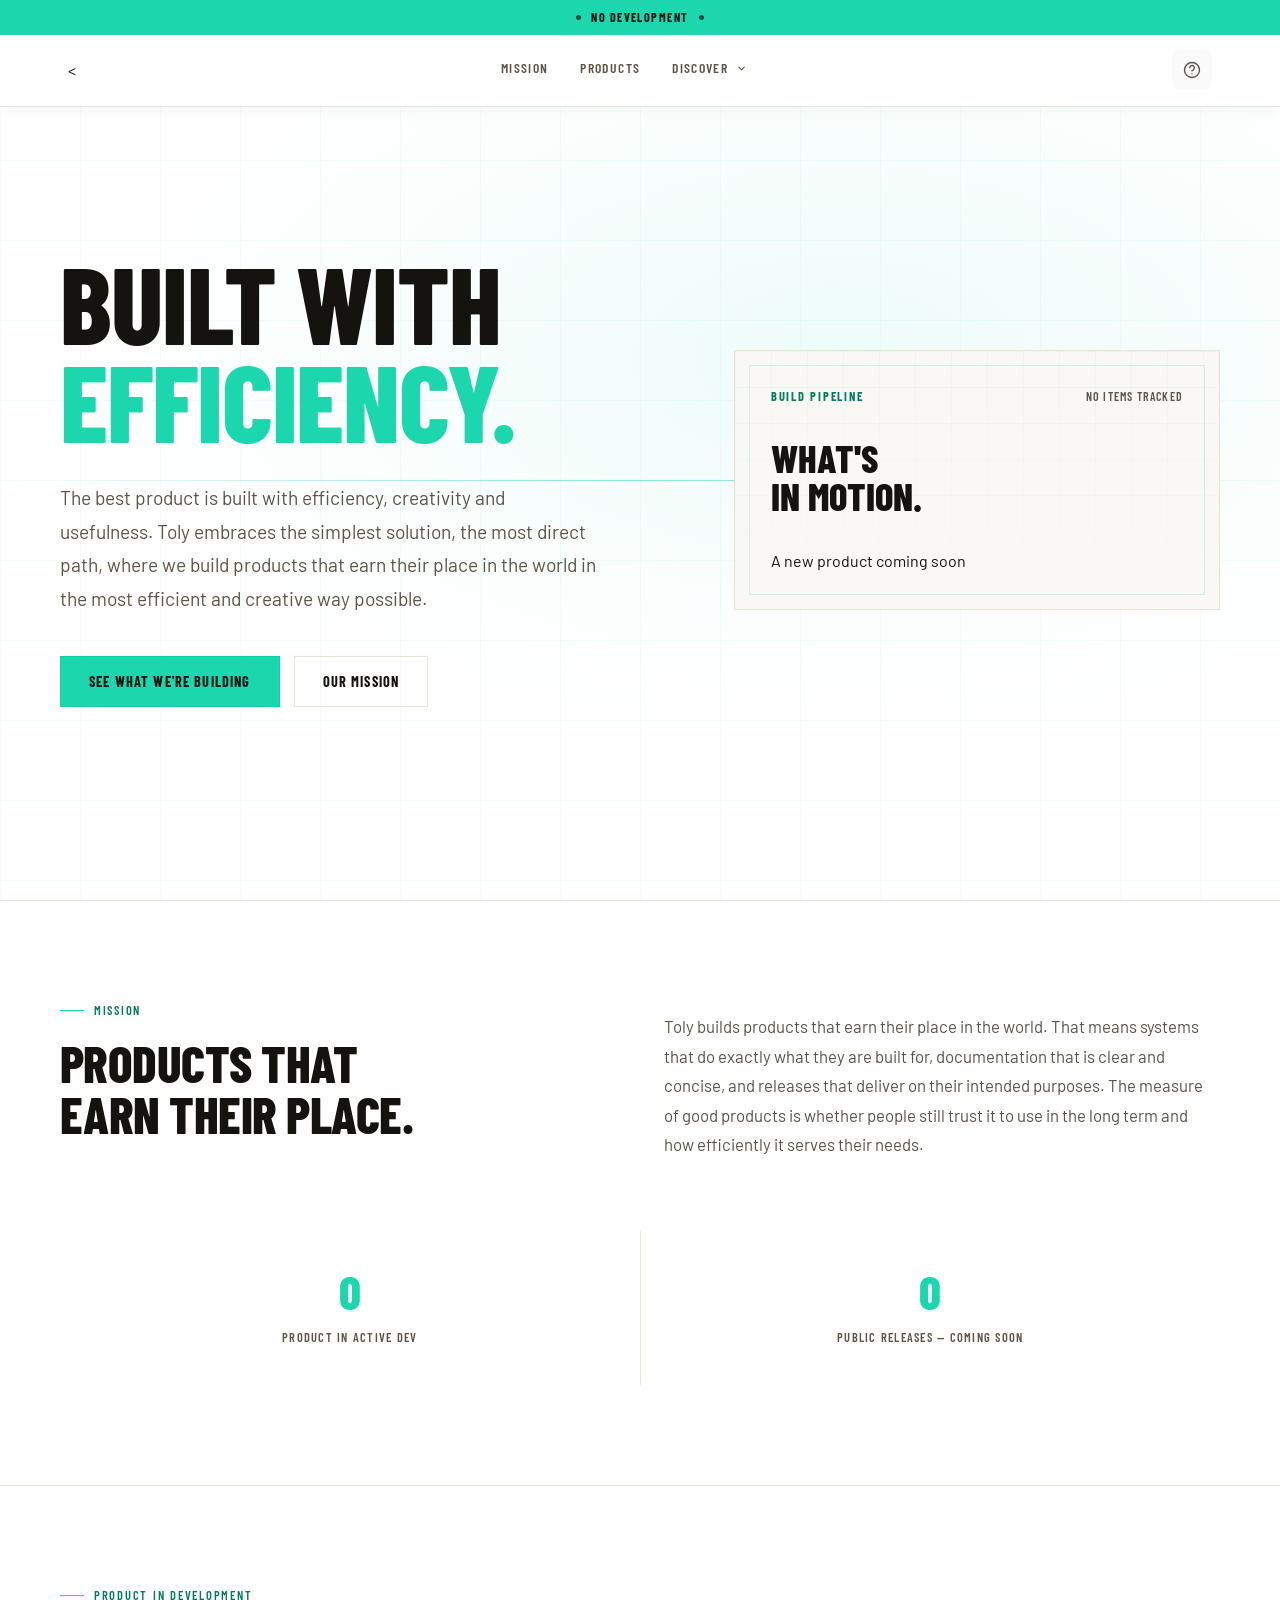
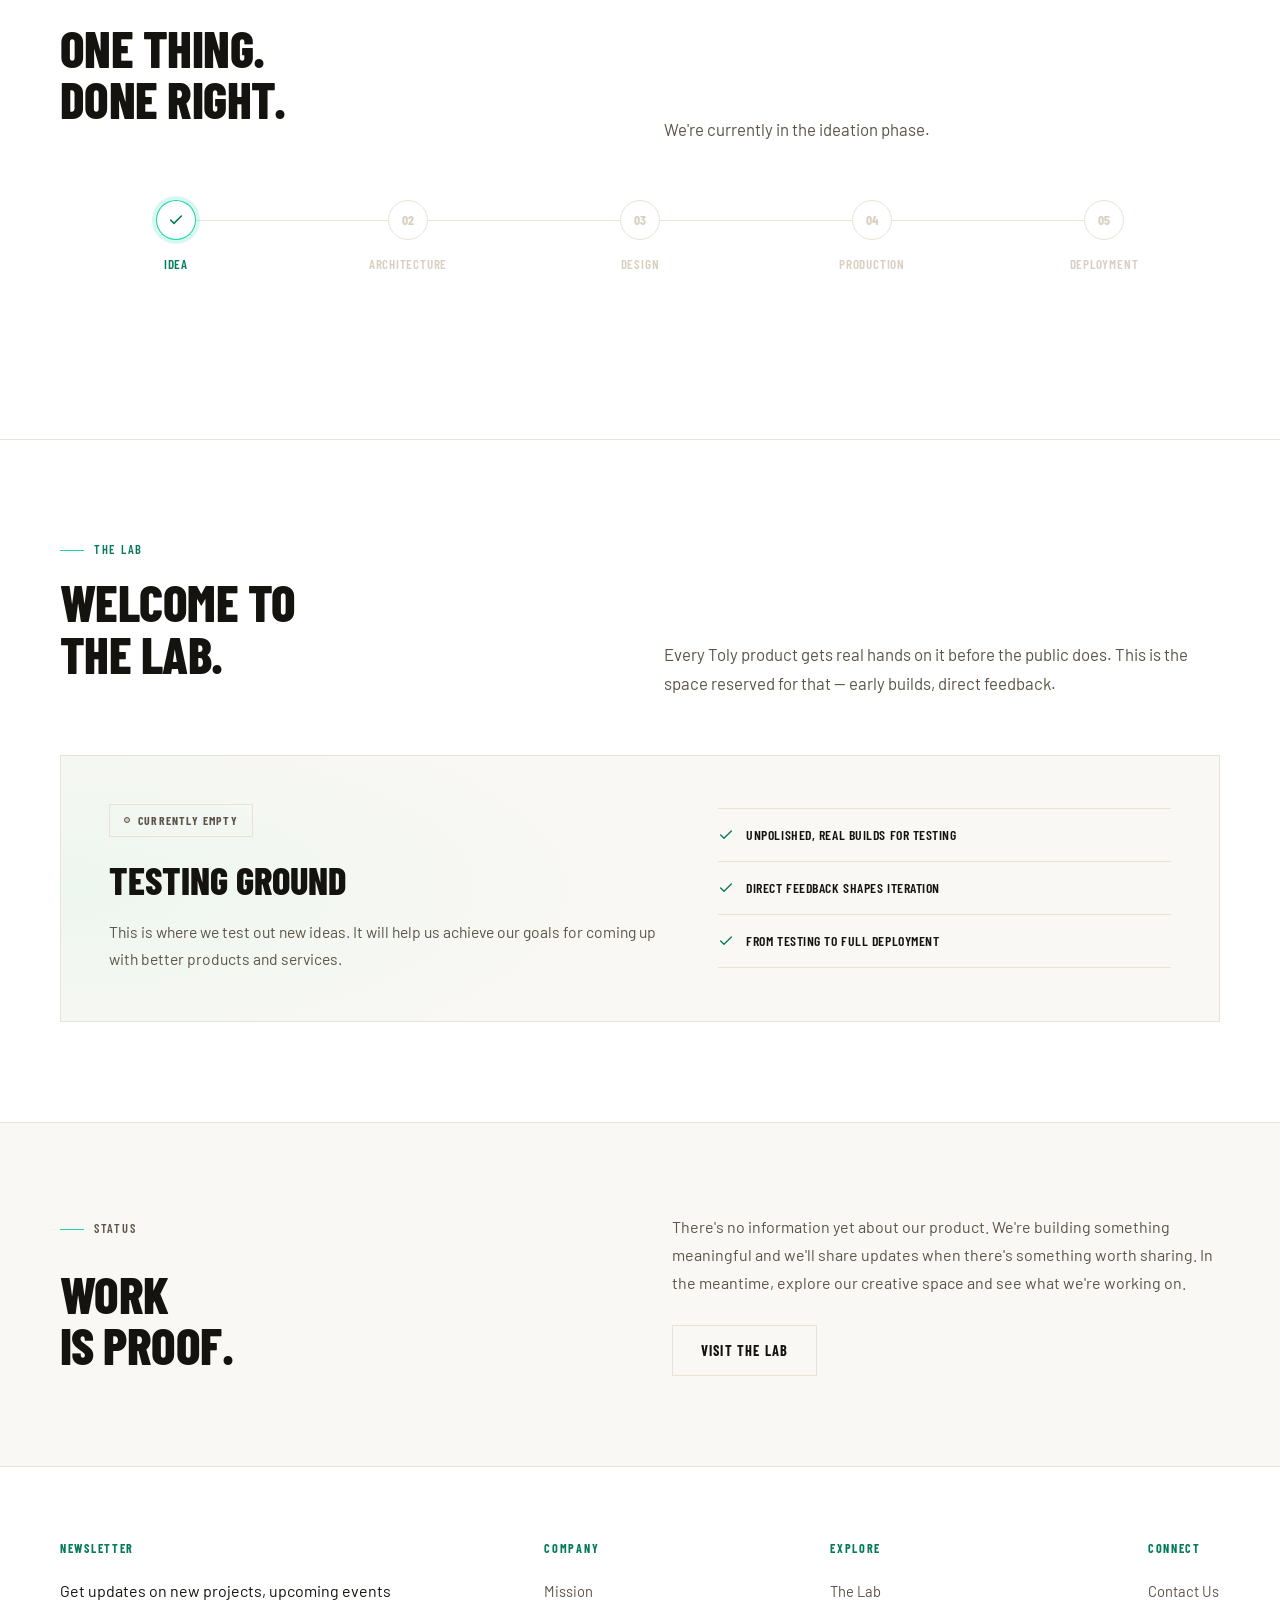
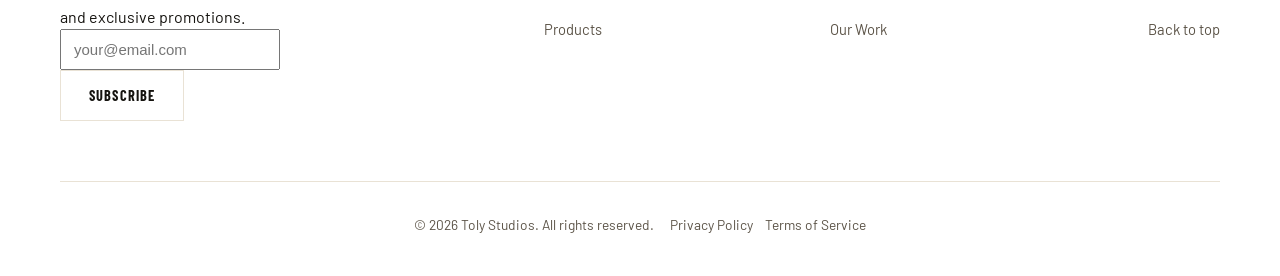
<file: index.html>
<!DOCTYPE html>
<html lang="en">
<head>
  <meta charset="UTF-8">
  <meta name="viewport" content="width=device-width, initial-scale=1.0">
  <meta name="description" content="Toly is a technology studio building tools designed to last.">
  <meta name="theme-color" content="#ffffff">
  <meta property="og:title" content="Toly">
  <meta property="og:description" content="Building amazing tools.">
  <meta property="og:type" content="website">
  <title>Toly</title>
  <link rel="icon" type="image/svg+xml" href="data:image/svg+xml,%3Csvg xmlns='http://www.w3.org/2000/svg' viewBox='0 0 64 64'%3E%3Ccircle cx='32' cy='32' r='32' fill='%230ad3a7'/%3E%3Ctext x='32' y='43' font-family='Arial,Helvetica,sans-serif' font-size='32' font-weight='800' fill='%2315130f' text-anchor='middle'%3ET%3C/text%3E%3C/svg%3E">
  <link rel="preconnect" href="https://fonts.googleapis.com">
  <link rel="preconnect" href="https://fonts.gstatic.com" crossorigin>
  <link href="https://fonts.googleapis.com/css2?family=Barlow+Condensed:wght@300;400;500;600;700;800&family=Barlow:wght@300;400;500&display=swap" rel="stylesheet">
  <style>
    :root {
      --bg:          #ffffff;
      --bg1:         #faf8f4;
      --bg2:         #f0eadf;
      --accent:      #0ad3a7ec;
      --accent-ink:  #067a5c;
      --ink:         #15130f;
      --muted:       #5c5448;
      --faint:       #d8cfc0;
      --line:        #e9e2d5;
      --on-accent:   #15130f;
    }

    *, *::before, *::after { box-sizing: border-box; margin: 0; padding: 0; }
    html { scroll-behavior: smooth; }

    section[id] { scroll-margin-top: 112px; }

    body {
      font-family: 'Barlow', sans-serif;
      background: var(--bg);
      color: var(--ink);
      line-height: 1.6;
      overflow-x: hidden;
    }

    a { color: inherit; text-decoration: none; }
    a:focus-visible, button:focus-visible {
      outline: 2px solid var(--accent);
      outline-offset: 4px;
    }
    button { font: inherit; background: none; border: none; cursor: pointer; }

    .wrap { width: min(1160px, calc(100% - 40px)); margin: 0 auto; }

    /* SKIP LINK */
    .skip-link {
      position: absolute; top: 12px; left: 12px; z-index: 100;
      padding: 10px 16px; background: var(--accent); color: var(--on-accent);
      font-family: 'Barlow Condensed', sans-serif; font-weight: 700;
      letter-spacing: 0.06em; text-transform: uppercase; font-size: 0.85rem;
      transform: translateY(-200%); transition: transform 180ms ease;
    }
    .skip-link:focus { transform: translateY(0); }

    /* ── ANNOUNCEMENT BAR ───────────────────────────────────── */
    .announce-bar {
      position: fixed; top: 0; left: 0; right: 0; z-index: 51;
      background: var(--accent);
      display: flex; align-items: center; justify-content: center;
      gap: 10px; padding: 8px 20px;
      font-family: 'Barlow Condensed', sans-serif;
      font-size: 0.76rem; font-weight: 700;
      letter-spacing: 0.12em; text-transform: uppercase;
      color: var(--on-accent); cursor: default;
    }
    .announce-dot {
      width: 5px; height: 5px; border-radius: 50%;
      background: var(--on-accent); flex-shrink: 0; opacity: 0.7;
      animation: pulse 2s ease-in-out infinite;
    }

    /* ── HEADER ─────────────────────────────────────────────── */
    header {
      position: fixed; top: 34px; left: 0; right: 0; z-index: 50;
      border-bottom: 1px solid var(--line);
      background: rgba(255,255,255,0.95);
      backdrop-filter: blur(24px);
      transition: background 0.3s;
      box-shadow: 0 4px 16px rgba(0,0,0,0.04);
    }

    nav {
      display: flex; align-items: center;
      justify-content: space-between; gap: 40px;
      min-height: 72px;
      padding: 0 8px;
    }

    .brand {
      display: inline-flex; align-items: center; gap: 10px;
      font-family: 'Barlow Condensed', sans-serif;
      font-weight: 800; font-size: 1.2rem;
      letter-spacing: 0.08em; text-transform: uppercase;
      color: var(--ink);
      flex-shrink: 0;
      transition: opacity 0.2s;
    }
    .brand:hover { opacity: 0.8; }
    .brand-logo {
      width: 48px;
      height: auto;
      display: block;
    }
    .mark {
      display: grid; place-items: center;
      width: 38px; height: 38px;
      background: var(--accent); color: var(--on-accent);
      border-radius: 8px; font-size: 1rem; font-weight: 800;
      flex-shrink: 0;
      box-shadow: 0 4px 12px rgba(10,211,167,0.2);
    }

    .nav-center {
      display: flex; align-items: center; gap: 40px;
      font-family: 'Barlow Condensed', sans-serif;
      font-size: 0.85rem; font-weight: 600;
      letter-spacing: 0.1em; text-transform: uppercase;
      color: var(--muted);
      flex: 1;
    }
    .nav-center > a { 
      transition: color 0.2s;
      position: relative;
      padding-bottom: 4px;
    }
    .nav-center > a::after {
      content: '';
      position: absolute;
      bottom: 0;
      left: 0;
      width: 0;
      height: 2px;
      background: var(--accent);
      transition: width 0.2s;
    }
    .nav-center > a:hover { color: var(--ink); }
    .nav-center > a:hover::after { width: 100%; }

    /* Discover dropdown */
    .nav-item-dropdown { position: relative; }
    .nav-discover {
      display: inline-flex; align-items: center; gap: 8px;
      color: var(--muted); font: inherit;
      letter-spacing: 0.1em; text-transform: uppercase;
      transition: color 0.2s;
      padding-bottom: 4px;
      position: relative;
    }
    .nav-discover::after {
      content: '';
      position: absolute;
      bottom: 0;
      left: 0;
      width: 0;
      height: 2px;
      background: var(--accent);
      transition: width 0.2s;
    }
    .nav-item-dropdown:hover .nav-discover,
    .nav-item-dropdown:focus-within .nav-discover { color: var(--ink); }
    .nav-item-dropdown:hover .nav-discover::after,
    .nav-item-dropdown:focus-within .nav-discover::after { width: 100%; }
    .chevron { transition: transform 0.3s ease; flex-shrink: 0; }
    .nav-item-dropdown:hover .chevron,
    .nav-item-dropdown:focus-within .chevron { transform: rotate(180deg); }

    .dropdown-panel {
      position: absolute; top: calc(100% + 12px); left: 50%;
      transform: translateX(-50%) translateY(-8px);
      width: 500px;
      background: var(--bg);
      border: 1px solid var(--line);
      box-shadow: 0 24px 64px rgba(16,31,26,0.15);
      padding: 32px 36px;
      display: grid; grid-template-columns: 1fr 1fr 1.2fr; gap: 32px;
      opacity: 0; visibility: hidden; pointer-events: none;
      transition: opacity 0.3s ease, transform 0.3s ease;
      z-index: 60;
      border-radius: 12px;
    }
    .nav-item-dropdown:hover .dropdown-panel,
    .nav-item-dropdown:focus-within .dropdown-panel {
      opacity: 1; visibility: visible; pointer-events: auto;
      transform: translateX(-50%) translateY(0);
    }

    .dropdown-col h5 {
      font-family: 'Barlow Condensed', sans-serif;
      font-size: 0.7rem; font-weight: 800;
      letter-spacing: 0.15em; text-transform: uppercase;
      color: var(--accent-ink); margin-bottom: 16px;
      opacity: 0.8;
    }
    .dropdown-col { display: flex; flex-direction: column; gap: 12px; }
    .dropdown-col a {
      font-family: 'Barlow', sans-serif; font-weight: 500;
      font-size: 0.95rem; letter-spacing: normal; text-transform: none;
      color: var(--ink); transition: all 0.2s;
      padding: 6px 0;
    }
    .dropdown-col a:hover { color: var(--accent-ink); transform: translateX(4px); }
    .dropdown-col a.dropdown-featured {
      display: inline-flex; align-items: center; gap: 10px;
      font-weight: 700;
      color: var(--accent-ink);
    }
    .dropdown-feature-dot {
      width: 8px; height: 8px; border-radius: 50%;
      background: var(--accent); flex-shrink: 0;
      animation: pulse 2s ease-in-out infinite;
    }
    .dropdown-col .dim {
      font-family: 'Barlow', sans-serif; font-weight: 400;
      font-size: 0.92rem; letter-spacing: normal; text-transform: none;
      color: var(--faint); display: flex; flex-direction: column; gap: 4px;
    }
    .soon-tag {
      font-family: 'Barlow Condensed', sans-serif;
      font-size: 0.64rem; font-weight: 700;
      letter-spacing: 0.12em; text-transform: uppercase;
      color: var(--faint);
      background: rgba(0,0,0,0.02);
      padding: 2px 6px;
      border-radius: 4px;
      display: inline-block;
      width: fit-content;
    }
    .dropdown-text {
      font-family: 'Barlow', sans-serif; font-weight: 500;
      font-size: 0.95rem; color: var(--muted);
    }
    .dropdown-label {
      display: block;
      font-family: 'Barlow Condensed', sans-serif;
      font-size: 0.68rem; font-weight: 700;
      letter-spacing: 0.12em; text-transform: uppercase;
      color: var(--faint); margin-bottom: 4px;
      opacity: 0.7;
    }

    /* Support — professional icon button */
    .nav-support {
      display: inline-flex; align-items: center; justify-content: center;
      width: 40px; height: 40px;
      color: var(--muted); transition: all 0.2s;
      border-radius: 8px;
      background: rgba(0,0,0,0.02);
      flex-shrink: 0;
    }
    .nav-support:hover { color: var(--accent-ink); }

    /* ── HERO ───────────────────────────────────────────────── */
    .hero {
      position: relative; min-height: 100vh;
      display: flex; align-items: center;
      padding: 140px 0 80px; overflow: hidden;
    }

    .hero-bg {
      position: absolute; inset: 0; z-index: 0;
      background:
        linear-gradient(180deg, transparent 55%, var(--bg) 100%),
        radial-gradient(ellipse 80% 60% at 65% 40%, rgba(10,211,167,0.07) 0%, transparent 70%);
    }
    .hero-grid {
      position: absolute; inset: 0; z-index: 0;
      background-image:
        linear-gradient(90deg, rgba(10,211,167,0.05) 1px, transparent 1px),
        linear-gradient(180deg, rgba(10,211,167,0.05) 1px, transparent 1px);
      background-size: 80px 80px;
    }
    .scan-line {
      position: absolute; left: 0; right: 0; height: 1px;
      background: linear-gradient(90deg, transparent, var(--accent), transparent);
      opacity: 0.5; z-index: 1;
      animation: scan 7s ease-in-out infinite;
    }
    @keyframes scan {
      0%   { top: 8%;  opacity: 0; }
      10%  { opacity: 0.5; }
      90%  { opacity: 0.5; }
      100% { top: 92%; opacity: 0; }
    }

    .hero-inner {
      position: relative; z-index: 2;
      display: grid;
      grid-template-columns: minmax(0,1.1fr) minmax(300px,0.9fr);
      gap: 80px; align-items: center;
    }

    h1 {
      font-family: 'Barlow Condensed', sans-serif;
      font-size: clamp(3.4rem, 8.5vw, 8rem);
      font-weight: 800; line-height: 0.9;
      letter-spacing: -0.01em; text-transform: uppercase;
      color: var(--ink); margin-bottom: 32px;
    }
    h1 em { color: var(--accent); font-style: normal; }

    .lead {
      font-size: clamp(1rem, 1.8vw, 1.2rem);
      color: var(--muted); max-width: 540px;
      margin-bottom: 40px; line-height: 1.75;
    }

    .actions { display: flex; flex-wrap: wrap; gap: 14px; align-items: center; }

    .btn {
      display: inline-flex; align-items: center; gap: 8px;
      padding: 13px 28px;
      font-family: 'Barlow Condensed', sans-serif;
      font-size: 0.9rem; font-weight: 700;
      letter-spacing: 0.08em; text-transform: uppercase;
      border: 1px solid transparent; transition: all 0.2s;
    }
    .btn-primary { background: var(--accent); color: var(--on-accent); border-color: var(--accent); }
    .btn-primary:hover { background: #08a986; border-color: #08a986; }
    .btn-ghost { background: transparent; color: var(--ink); border-color: var(--line); }
    .btn-ghost:hover { border-color: var(--accent-ink); color: var(--accent-ink); }

    /* PIPELINE CARD */
    .pipeline-card {
      position: relative;
      background: var(--bg1);
      border: 1px solid var(--line);
      padding: 36px;
      overflow: hidden;
    }
    .pipeline-card::before {
      content: ""; position: absolute; inset: 14px;
      border: 1px solid rgba(10,211,167,0.18); pointer-events: none;
    }
    .pipeline-inner-grid {
      position: absolute; inset: 0;
      background-image:
        linear-gradient(90deg, rgba(10,211,167,0.06) 1px, transparent 1px),
        linear-gradient(180deg, rgba(10,211,167,0.06) 1px, transparent 1px);
      background-size: 36px 36px;
      mask-image: linear-gradient(180deg, black 0%, transparent 100%);
    }
    .pipeline-scan {
      position: absolute; left: 18px; right: 18px; height: 2px;
      background: linear-gradient(90deg, transparent, var(--accent), transparent);
      opacity: 0; z-index: 2; pointer-events: none;
      animation: pipelineScan 4.5s ease-in-out infinite;
    }
    @keyframes pipelineScan {
      0%   { top: 78px;  opacity: 0; }
      12%  { opacity: 0.65; }
      88%  { opacity: 0.65; }
      100% { top: calc(100% - 22px); opacity: 0; }
    }
    .pipeline-content { position: relative; z-index: 1; }

    .pipeline-header {
      display: flex; justify-content: space-between; align-items: flex-start;
      margin-bottom: 32px;
    }
    .pipeline-title {
      font-family: 'Barlow Condensed', sans-serif;
      font-size: 0.78rem; font-weight: 700;
      letter-spacing: 0.14em; text-transform: uppercase;
      color: var(--accent-ink);
    }
    .pipeline-count {
      font-family: 'Barlow Condensed', sans-serif;
      font-size: 0.75rem; font-weight: 600;
      letter-spacing: 0.1em; text-transform: uppercase;
      color: var(--muted);
    }

    .pipeline-heading {
      font-family: 'Barlow Condensed', sans-serif;
      font-size: clamp(1.7rem, 3vw, 2.6rem);
      font-weight: 800; text-transform: uppercase;
      line-height: 1; color: var(--ink);
      margin-bottom: 32px;
    }

    .pipeline-items { display: flex; flex-direction: column; gap: 0; }

    .pipeline-item {
      display: flex; align-items: center; justify-content: space-between;
      padding: 14px 0;
      border-top: 1px solid var(--line);
      gap: 16px;
    }
    .pipeline-item:last-child { border-bottom: 1px solid var(--line); }

    .pipeline-item-left {
      display: flex; align-items: center; gap: 12px;
    }
    .pipeline-dot {
      width: 7px; height: 7px; border-radius: 50%;
      flex-shrink: 0;
    }
    .pipeline-dot.active {
      background: var(--accent);
      animation: pulse 2s ease-in-out infinite;
    }
    .pipeline-dot.hold { background: var(--muted); }
    .pipeline-dot.concept { background: var(--faint); border: 1px solid var(--muted); }

    .pipeline-name {
      font-family: 'Barlow Condensed', sans-serif;
      font-size: 1rem; font-weight: 700;
      letter-spacing: 0.04em; text-transform: uppercase;
      color: var(--ink);
    }
    .pipeline-sub {
      font-size: 0.8rem; color: var(--muted);
      font-family: 'Barlow', sans-serif; font-weight: 400;
    }

    .pipeline-status {
      font-family: 'Barlow Condensed', sans-serif;
      font-size: 0.72rem; font-weight: 700;
      letter-spacing: 0.12em; text-transform: uppercase;
      flex-shrink: 0;
    }
    .pipeline-status.active { color: var(--accent-ink); }
    .pipeline-status.hold   { color: var(--muted); }
    .pipeline-status.next   { color: var(--muted); }

    @keyframes pulse {
      0%, 100% { opacity: 1; transform: scale(1); }
      50%       { opacity: 0.4; transform: scale(0.7); }
    }

    /* SECTIONS */
    .band { padding: 100px 0; border-top: 1px solid var(--line); }

    .section-label {
      font-family: 'Barlow Condensed', sans-serif;
      font-size: 0.78rem; font-weight: 600;
      letter-spacing: 0.14em; text-transform: uppercase;
      color: var(--accent-ink); margin-bottom: 16px;
      display: flex; align-items: center; gap: 10px;
    }
    .section-label::before { content: ""; width: 24px; height: 1px; background: var(--accent); }

    h2 {
      font-family: 'Barlow Condensed', sans-serif;
      font-size: clamp(2rem, 4vw, 3.8rem);
      font-weight: 800; line-height: 1.0;
      letter-spacing: -0.01em; text-transform: uppercase;
      color: var(--ink); margin-bottom: 20px;
    }

    .section-head {
      display: grid; grid-template-columns: 1fr 1fr;
      gap: 48px; align-items: end; margin-bottom: 56px;
    }
    .section-sub { font-size: 1.05rem; color: var(--muted); line-height: 1.75; }

    /* COUNTERS */
    .counters {
      display: grid; grid-template-columns: repeat(2,1fr);
      gap: 1px; background: var(--line); margin-top: 72px;
    }
    .counter-item { padding: 36px 28px; background: var(--bg); text-align: center; }
    .counter-num {
      display: block;
      font-family: 'Barlow Condensed', sans-serif;
      font-size: 3rem; font-weight: 800;
      color: var(--accent); line-height: 1; margin-bottom: 8px;
    }
    .counter-label {
      font-family: 'Barlow Condensed', sans-serif;
      font-size: 0.78rem; font-weight: 600;
      letter-spacing: 0.1em; text-transform: uppercase;
      color: var(--muted);
    }

    /* JOURNEY STEPPER */
    .journey {
      position: relative;
      display: grid; grid-template-columns: repeat(5, 1fr);
      gap: 0; margin-bottom: 64px;
    }
    .journey::before {
      content: ""; position: absolute; top: 20px; left: 10%; right: 10%; height: 1px;
      background: var(--line); z-index: 0;
    }
    .journey-step {
      position: relative; z-index: 1;
      display: flex; flex-direction: column; align-items: center; gap: 14px;
      text-align: center;
    }
    .journey-node {
      display: grid; place-items: center;
      width: 40px; height: 40px; border-radius: 50%;
      background: var(--bg); border: 1.5px solid var(--line);
      font-family: 'Barlow Condensed', sans-serif;
      font-size: 0.85rem; font-weight: 700; color: var(--faint);
      transition: all 0.3s;
    }
    .journey-step.done .journey-node {
      background: var(--accent); border-color: var(--accent); color: var(--on-accent);
    }
    .journey-step.active .journey-node {
      background: var(--bg); border-color: var(--accent); color: var(--accent-ink);
      box-shadow: 0 0 0 4px rgba(10,211,167,0.16);
      animation: journeyPulse 2.2s ease-in-out infinite;
    }
    @keyframes journeyPulse {
      0%, 100% { box-shadow: 0 0 0 4px rgba(10,211,167,0.16); }
      50%      { box-shadow: 0 0 0 9px rgba(10,211,167,0.07); }
    }
    .journey-label {
      font-family: 'Barlow Condensed', sans-serif;
      font-size: 0.82rem; font-weight: 600;
      letter-spacing: 0.06em; text-transform: uppercase;
      color: var(--faint);
    }
    .journey-step.done .journey-label   { color: var(--ink); }
    .journey-step.active .journey-label { color: var(--accent-ink); }

    /* PRODUCT SECTION (single card) */
    .product-full {
      border: 1px solid var(--line);
      background: var(--bg1);
      padding: 56px;
      position: relative; overflow: hidden;
      transition: border-color 0.3s;
    }
    .product-full:hover { border-color: rgba(10,211,167,0.35); }
    .product-full::after {
      content: "";
      position: absolute; top: 0; right: 0;
      width: 50%; height: 100%;
      background: radial-gradient(ellipse 60% 60% at 80% 40%, rgba(10,211,167,0.06), transparent);
    }
    .product-full-inner { position: relative; z-index: 1; display: grid; grid-template-columns: 1fr 1fr; gap: 64px; align-items: start; }

    .product-tag {
      display: inline-flex; align-items: center; gap: 7px;
      padding: 5px 14px; border: 1px solid rgba(10,211,167,0.4);
      font-family: 'Barlow Condensed', sans-serif;
      font-size: 0.76rem; font-weight: 700;
      letter-spacing: 0.12em; text-transform: uppercase;
      color: var(--accent-ink); margin-bottom: 28px;
    }
    .product-tag::before {
      content: ""; width: 6px; height: 6px; border-radius: 50%;
      background: var(--accent); animation: pulse 2s ease-in-out infinite;
    }

    .product-full h3 {
      font-family: 'Barlow Condensed', sans-serif;
      font-size: clamp(2.4rem, 4vw, 4rem);
      font-weight: 800; text-transform: uppercase;
      line-height: 0.95; color: var(--ink); margin-bottom: 20px;
    }

    .product-desc { font-size: 1.02rem; color: var(--muted); line-height: 1.75; margin-bottom: 32px; }

    .product-pills { display: flex; flex-wrap: wrap; gap: 8px; }
    .pill {
      padding: 5px 14px; background: var(--bg2);
      font-family: 'Barlow Condensed', sans-serif;
      font-size: 0.76rem; font-weight: 600;
      letter-spacing: 0.06em; color: var(--muted); text-transform: uppercase;
    }

    /* Spec list (right column) */
    .spec-list { display: flex; flex-direction: column; gap: 0; padding-top: 8px; }
    .spec-item {
      display: flex; justify-content: space-between; align-items: start;
      padding: 16px 0; border-bottom: 1px solid var(--line); gap: 24px;
    }
    .spec-item:first-child { border-top: 1px solid var(--line); }
    .spec-key {
      font-family: 'Barlow Condensed', sans-serif;
      font-size: 0.78rem; font-weight: 600;
      letter-spacing: 0.1em; text-transform: uppercase;
      color: var(--muted); flex-shrink: 0;
    }
    .spec-val {
      font-family: 'Barlow Condensed', sans-serif;
      font-size: 0.9rem; font-weight: 600;
      letter-spacing: 0.04em; text-transform: uppercase;
      color: var(--ink); text-align: right;
    }

    /* THE LAB */
    .demo-card {
      border: 1px solid var(--line);
      background: var(--bg1);
      padding: 48px;
      display: grid; grid-template-columns: 1.1fr 0.9fr;
      gap: 56px; align-items: center;
      position: relative; overflow: hidden;
    }
    .demo-card::before {
      content: ""; position: absolute; inset: 0;
      background: radial-gradient(ellipse 50% 80% at 0% 50%, rgba(10,211,167,0.05), transparent);
    }
    .demo-status {
      position: relative; z-index: 1;
      display: inline-flex; align-items: center; gap: 8px;
      padding: 6px 14px; border: 1px solid var(--line);
      font-family: 'Barlow Condensed', sans-serif;
      font-size: 0.74rem; font-weight: 700;
      letter-spacing: 0.1em; text-transform: uppercase;
      color: var(--muted); margin-bottom: 24px;
    }
    .demo-status-dot { width: 6px; height: 6px; border-radius: 50%; background: var(--faint); border: 1px solid var(--muted); flex-shrink: 0; }
    .demo-card h3 {
      position: relative; z-index: 1;
      font-family: 'Barlow Condensed', sans-serif;
      font-size: clamp(1.9rem, 3vw, 2.7rem);
      font-weight: 800; text-transform: uppercase; line-height: 1.02;
      color: var(--ink); margin-bottom: 18px;
    }
    .demo-card p { position: relative; z-index: 1; color: var(--muted); font-size: 0.98rem; line-height: 1.75; }
    .demo-list { position: relative; z-index: 1; display: flex; flex-direction: column; gap: 0; }
    .demo-list-item {
      display: flex; align-items: center; gap: 12px;
      padding: 15px 0; border-top: 1px solid var(--line);
    }
    .demo-list-item:last-child { border-bottom: 1px solid var(--line); }
    .demo-list-item svg { color: var(--accent-ink); flex-shrink: 0; }
    .demo-list-item span {
      font-family: 'Barlow Condensed', sans-serif;
      font-size: 0.86rem; font-weight: 600;
      letter-spacing: 0.04em; text-transform: uppercase;
      color: var(--ink);
    }

    /* NOTICE  */
    .notice { border-top: 1px solid var(--line); padding: 90px 0; background: var(--bg1); }
    .notice-inner { display: grid; grid-template-columns: 1fr 1fr; gap: 64px; align-items: center; }
    .notice h2 { font-size: clamp(2rem, 4vw, 3.6rem); margin-bottom: 0; }
    .notice p { color: var(--muted); line-height: 1.75; margin-bottom: 28px; }

    /* FOOTER */
    footer { border-top: 1px solid var(--line); padding: 72px 0 40px; }
    .footer-top {
      display: grid; grid-template-columns: 1.4fr 1fr 1fr 0.8fr;
      gap: 32px; margin-bottom: 60px;
      justify-items: center;
    }
    .footer-top .footer-col:first-child { justify-self: start; }
    .footer-top .footer-col:last-child { justify-self: end; }
    .footer-brand {
      display: inline-flex; align-items: center; gap: 12px;
      font-family: 'Barlow Condensed', sans-serif;
      font-weight: 700; font-size: 1.1rem;
      letter-spacing: 0.06em; text-transform: uppercase;
      color: var(--ink); margin-bottom: 18px;
    }
    .footer-tagline {
      font-size: 0.93rem; color: var(--muted);
      line-height: 1.75; max-width: 280px; margin-bottom: 28px;
    }
    .footer-live {
      display: inline-flex; align-items: center; gap: 8px;
      padding: 8px 14px; border: 1px solid var(--line);
      font-family: 'Barlow Condensed', sans-serif;
      font-size: 0.76rem; font-weight: 700;
      letter-spacing: 0.1em; text-transform: uppercase; color: var(--accent-ink);
    }
    .footer-live::before {
      content: ""; width: 6px; height: 6px; border-radius: 50%;
      background: var(--accent); animation: pulse 2s ease-in-out infinite;
    }
    .footer-col h4 {
      font-family: 'Barlow Condensed', sans-serif;
      font-size: 0.76rem; font-weight: 700;
      letter-spacing: 0.14em; text-transform: uppercase;
      color: var(--accent-ink); margin-bottom: 20px;
    }
    .footer-col ul { list-style: none; }
    .footer-col li { margin-bottom: 12px; }
    .footer-col a { font-size: 0.92rem; color: var(--muted); transition: color 0.2s; }
    .footer-col a:hover { color: var(--accent-ink); }
    .footer-col .dim { color: var(--faint); pointer-events: none; }

    .footer-bottom {
      display: flex; flex-wrap: wrap;
      justify-content: center; align-items: center; gap: 16px;
      padding-top: 32px; border-top: 1px solid var(--line);
      font-size: 0.86rem; color: var(--muted);
    }
    .footer-bottom a { color: var(--muted); transition: color 0.2s; }
    .footer-bottom a:hover { color: var(--accent-ink); }
    .footer-lineage {
      font-family: 'Barlow Condensed', sans-serif;
      font-size: 0.76rem; letter-spacing: 0.08em;
      text-transform: uppercase; color: var(--faint);
    }

    /* REVEAL ANIMATIONS */
    .reveal {
      opacity: 0; transform: translateY(28px);
      transition: opacity 0.7s ease, transform 0.7s ease;
    }
    .reveal.visible { opacity: 1; transform: translateY(0); }
    .reveal-delay-1 { transition-delay: 0.1s; }
    .reveal-delay-2 { transition-delay: 0.2s; }
    .reveal-delay-3 { transition-delay: 0.3s; }
    .reveal-delay-4 { transition-delay: 0.4s; }

    /* RESPONSIVE */
    @media (max-width: 900px) {
      .hero-inner, .section-head, .notice-inner, .product-full-inner, .footer-top, .demo-card { grid-template-columns: 1fr; }
      .pipeline-card { margin-top: 40px; }
      .counters { grid-template-columns: repeat(2,1fr); }
      .product-full { padding: 36px 28px; }
      .demo-card { padding: 32px 26px; gap: 32px; }
      .footer-top { gap: 32px; }
      .nav-center { display: none; }
    }
    @media (max-width: 760px) {
      .journey { grid-template-columns: 1fr; gap: 22px; justify-items: start; }
      .journey::before { display: none; }
      .journey-step { flex-direction: row; text-align: left; gap: 16px; width: 100%; }
    }
    @media (max-width: 560px) {
      h1 { font-size: clamp(3rem, 16vw, 5rem); }
      .band { padding: 72px 0; }
      .counters { grid-template-columns: 1fr 1fr; }
    }
  </style>
</head>
<body>
  <a class="skip-link" href="#main">Skip to content</a>

  <div class="announce-bar" role="status" aria-label="Studio update">
    <span class="announce-dot" aria-hidden="true"></span>
     No development
    <span class="announce-dot" aria-hidden="true"></span>
  </div>

  <!-- HEADER -->
  <header>
    <nav class="wrap" aria-label="Primary navigation" style="display: flex; align-items: center; justify-content: space-between;">
      <
      <div class="nav-center" aria-label="Page sections" style="display: flex; align-items: center; gap: 32px; flex: 1; justify-content: center;">
        <a href="#mission">Mission</a>
        <a href="#products">Products</a>

        <div class="nav-item-dropdown">
          <button class="nav-discover" aria-haspopup="true" aria-expanded="false">
            Discover
            <svg class="chevron" viewBox="0 0 24 24" width="11" height="11" fill="none" stroke="currentColor" stroke-width="2.4" stroke-linecap="round" stroke-linejoin="round" aria-hidden="true"><polyline points="6 9 12 15 18 9"></polyline></svg>
          </button>

          <div class="dropdown-panel" role="menu" aria-label="Discover Toly">
            <div class="dropdown-col">
              <h5>Resources</h5>
              <a href="#lab" class="dropdown-featured">
                <span class="dropdown-feature-dot" aria-hidden="true"></span>
                The Lab
              </a>
              <a href="#" class="dim">Documentation</a>
              <span class="dim">Tutorials<span class="soon-tag">Soon</span></span>
              <span class="dim">API Reference<span class="soon-tag">Soon</span></span>
              <span class="dim">Webinars<span class="soon-tag">Soon</span></span>
            </div>

            <div class="dropdown-col">
              <h5>Company</h5>
              <a href="#mission">About</a>
              <a href="#" class="dim">Blog<span class="soon-tag">Soon</span></a>
              <a href="#" class="dim">Careers<span class="soon-tag">Soon</span></a>
              <a href="#" class="dim">Press<span class="soon-tag">Soon</span></a>
            </div>

            <div class="dropdown-col">
              <h5>Support</h5>
              <div>
                <span class="dropdown-label">Location</span>
                <span class="dropdown-text">Nakuru, Kenya</span>
              </div>
              <a href="#" class="dim" style="margin-top:6px;">Contact Us<span class="soon-tag">Soon</span></a>
              <a href="#" class="dim">FAQ<span class="soon-tag">Soon</span></a>
              <a href="#" class="dim">Community Forum<span class="soon-tag">Soon</span></a>
            </div>
          </div>
        </div>
      </div>

      <div style="display: flex; align-items: center; gap: 16px;">
        <a class="nav-support" href="https://github.com/em-eshy" target="_blank" rel="noopener" aria-label="Support" title="Support">
          <svg viewBox="0 0 24 24" width="18" height="18" fill="none" stroke="currentColor" stroke-width="1.8" stroke-linecap="round" stroke-linejoin="round" aria-hidden="true">
            <circle cx="12" cy="12" r="10"></circle>
            <path d="M9.09 9a3 3 0 1 1 5.83 1c0 2-3 3-3 3"></path>
            <line x1="12" y1="17" x2="12" y2="17.01"></line>
          </svg>
        </a>
      </div>
    </nav>
  </header>

  <!-- HERO -->
  <main id="main">
    <section id="top" class="hero" aria-labelledby="hero-title">
      <div class="hero-bg" aria-hidden="true"></div>
      <div class="hero-grid" aria-hidden="true"></div>
      <div class="scan-line" aria-hidden="true"></div>

      <div class="wrap hero-inner">
        <div>
          <h1 id="hero-title" class="reveal">
            Built with<br><em>efficiency.</em>
          </h1>
          <p class="lead reveal reveal-delay-1">
            The best product is built with efficiency, creativity and usefulness. Toly embraces the simplest solution, 
            the most direct path, where we build products that earn their place in the world in the most efficient and creative way possible.
            
          </p>
          <div class="actions reveal reveal-delay-2">
            <a class="btn btn-primary" href="#products">See what we're building</a>
            <a class="btn btn-ghost" href="#mission">Our mission</a>
          </div>
        </div>

        <!-- Pipeline Card -->
        <aside class="pipeline-card reveal reveal-delay-2" aria-label="Toly build pipeline">
          <div class="pipeline-inner-grid" aria-hidden="true"></div>
          <div class="pipeline-scan" aria-hidden="true"></div>
          <div class="pipeline-content">
            <div class="pipeline-header">
              <span class="pipeline-title">Build Pipeline</span>
              <span class="pipeline-count">No items tracked</span>
            </div>

            <p class="pipeline-heading">What's<br>in motion.</p>
            <p>A new product coming soon</p>

            <div class="pipeline-items" role="list">
            </div>
          </div>
        </aside>
      </div>
    </section>

    <!-- MISSION -->
    <section id="mission" class="band" aria-labelledby="mission-title">
      <div class="wrap">
        <div class="section-head reveal">
          <div>
            <p class="section-label">Mission</p>
            <h2 id="mission-title">Products that<br>earn their place.</h2>
          </div>
          <p class="section-sub">
            Toly builds products that earn their place in the world. That means
            systems that do exactly what they are built for, documentation that is clear and concise,
            and releases that deliver on their intended purposes. The measure of good products
            is whether people still trust it to use in the long term and how efficiently it serves their needs.
          </p>
        </div>

        <div class="counters" aria-label="Studio metrics">
          <div class="counter-item reveal">
            <span class="counter-num">0</span>
            <span class="counter-label">Product in active dev</span>
          </div>
          <div class="counter-item reveal reveal-delay-1">
            <span class="counter-num">0</span>
            <span class="counter-label">Public releases — Coming Soon</span>
          </div>
        </div>
      </div>
    </section>

    <!-- PRODUCTS -->
    <section id="products" class="band" aria-labelledby="products-title">
      <div class="wrap">
        <div class="section-head reveal">
          <div>
            <p class="section-label">Product in development</p>
            <h2 id="products-title">One thing.<br>Done right.</h2>
          </div>
          <p class="section-sub">
            We're currently in the ideation phase.
          </p>
        </div>

        <div class="journey reveal">
          <div class="journey-step active">
            <div class="journey-node">
              <svg viewBox="0 0 24 24" width="16" height="16" fill="none" stroke="currentColor" stroke-width="2.4" stroke-linecap="round" stroke-linejoin="round" aria-hidden="true"><polyline points="20 6 9 17 4 12"></polyline></svg>
            </div>
            <p class="journey-label">Idea</p>
          </div>
          <div class="journey-step">
            <div class="journey-node">02</div>
            <p class="journey-label">Architecture</p>
          </div>
          <div class="journey-step">
            <div class="journey-node">03</div>
            <p class="journey-label">Design</p>
          </div>
          <div class="journey-step">
            <div class="journey-node">04</div>
            <p class="journey-label">Production</p>
          </div>
          <div class="journey-step">
            <div class="journey-node">05</div>
            <p class="journey-label">Deployment</p>
          </div>
        </div>

        <div class="products-container reveal">
          <!-- Product items will be added here -->
        </div>
      </div>
    </section>

    <!-- THE LAB -->
    <section id="lab" class="band" aria-labelledby="lab-title">
      <div class="wrap">
        <div class="section-head reveal">
          <div>
            <p class="section-label">The Lab</p>
            <h2 id="lab-title">Welcome to<br>The Lab.</h2>
          </div>
          <p class="section-sub">
            Every Toly product gets real hands on it before the public does. This is the space
            reserved for that — early builds, direct feedback.
          </p>
        </div>

        <div class="demo-card reveal">
          <div>
            <div class="demo-status">
              <span class="demo-status-dot" aria-hidden="true"></span>
              Currently empty
            </div>
            <h3>Testing Ground</h3>
            <p>
              This is where we test out new ideas. It will help us achieve our goals for coming up with better products and services.
            </p>
          </div>

          <div class="demo-list" aria-label="What The Lab offers">
            <div class="demo-list-item">
              <svg viewBox="0 0 24 24" width="16" height="16" fill="none" stroke="currentColor" stroke-width="2" stroke-linecap="round" stroke-linejoin="round" aria-hidden="true"><polyline points="20 6 9 17 4 12"></polyline></svg>
              <span>Unpolished, real builds for testing</span>
            </div>
            <div class="demo-list-item">
              <svg viewBox="0 0 24 24" width="16" height="16" fill="none" stroke="currentColor" stroke-width="2" stroke-linecap="round" stroke-linejoin="round" aria-hidden="true"><polyline points="20 6 9 17 4 12"></polyline></svg>
              <span>Direct feedback shapes iteration</span>
            </div>
            <div class="demo-list-item">
              <svg viewBox="0 0 24 24" width="16" height="16" fill="none" stroke="currentColor" stroke-width="2" stroke-linecap="round" stroke-linejoin="round" aria-hidden="true"><polyline points="20 6 9 17 4 12"></polyline></svg>
              <span>From testing to full deployment</span>
            </div>
          </div>
        </div>
      </div>
    </section>

    <!-- NOTICE / CTA -->
    <section class="notice" aria-labelledby="notice-title">
      <div class="wrap notice-inner">
        <div class="reveal">
          <p class="section-label">Status</p>
          <h2 id="notice-title">Work<br>is proof.</h2>
        </div>
        <div class="reveal reveal-delay-1">
          <p>
            There's no information yet about our product. We're building something meaningful 
            and we'll share updates when there's something worth sharing. In the meantime, 
            explore our creative space and see what we're working on.
          </p>
          <a class="btn btn-ghost" href="#lab">Visit The Lab</a>
        </div>
      </div>
    </section>
  </main>

  <!-- FOOTER -->
  <footer>
    <div class="wrap">
      <div class="footer-top">
        <div class="footer-col">
          <h4>Newsletter</h4>
          <p>Get updates on new projects, upcoming events and exclusive promotions.</p>
          <form class="newsletter-signup">
            <input type="email" placeholder="your@email.com" required aria-label="Email for newsletter" style="margin-right: 12px; min-width: 220px; padding: 10px 12px; font-size: 15px;">
            <button type="submit" class="btn btn-ghost btn-sm">Subscribe</button>
          </form>
        </div>

        <div class="footer-col">
          <h4>Company</h4>
          <ul>
            <li><a href="#mission">Mission</a></li>
            <li><a href="#products">Products</a></li>
          </ul>
        </div>
       
        <div class="footer-col">
          <h4>Explore</h4>
          <ul>
            <li><a href="#lab">The Lab</a></li>
            <li><a href="#work">Our Work</a></li>
          </ul>
        </div>

        <div class="footer-col">
          <h4>Connect</h4>
          <ul>
            <li><a href="mailto:hello@toly.studio">Contact Us</a></li>
            <li><a href="#top">Back to top</a></li>
            <!-- Social media accounts (X, Instagram, etc) coming soon -->
          </ul>
        </div>
      </div>

      <div class="footer-bottom">
        <p>&copy; 2026 Toly Studios. All rights reserved.</p>
        <p class="footer-legal">
          <a href="#privacy">Privacy Policy</a> &nbsp;&nbsp; <a href="#terms">Terms of Service</a>
        </p>
      </div>
    </div>
  </footer>

  <script>
    const reveals = document.querySelectorAll('.reveal');
    const obs = new IntersectionObserver((entries) => {
      entries.forEach(e => { if (e.isIntersecting) e.target.classList.add('visible'); });
    }, { threshold: 0.1 });
    reveals.forEach(el => obs.observe(el));

    document.querySelectorAll('.hero .reveal').forEach((el, i) => {
      setTimeout(() => el.classList.add('visible'), 120 + i * 80);
    });

    const header = document.querySelector('header');
    window.addEventListener('scroll', () => {
      header.style.background = window.scrollY > 60
        ? 'rgba(255,255,255,0.97)'
        : 'rgba(255,255,255,0.86)';
    }, { passive: true });

    // Discover dropdown — basic keyboard/tap toggle support
    const discoverWrap = document.querySelector('.nav-item-dropdown');
    const discoverBtn = document.querySelector('.nav-discover');
    if (discoverWrap && discoverBtn) {
      discoverBtn.addEventListener('click', (e) => {
        e.stopPropagation();
        const isOpen = discoverWrap.classList.toggle('force-open');
        discoverBtn.setAttribute('aria-expanded', String(isOpen));
      });
      document.addEventListener('click', () => {
        discoverWrap.classList.remove('force-open');
        discoverBtn.setAttribute('aria-expanded', 'false');
      });
    }
  </script>
</body>
</html>
</file>
